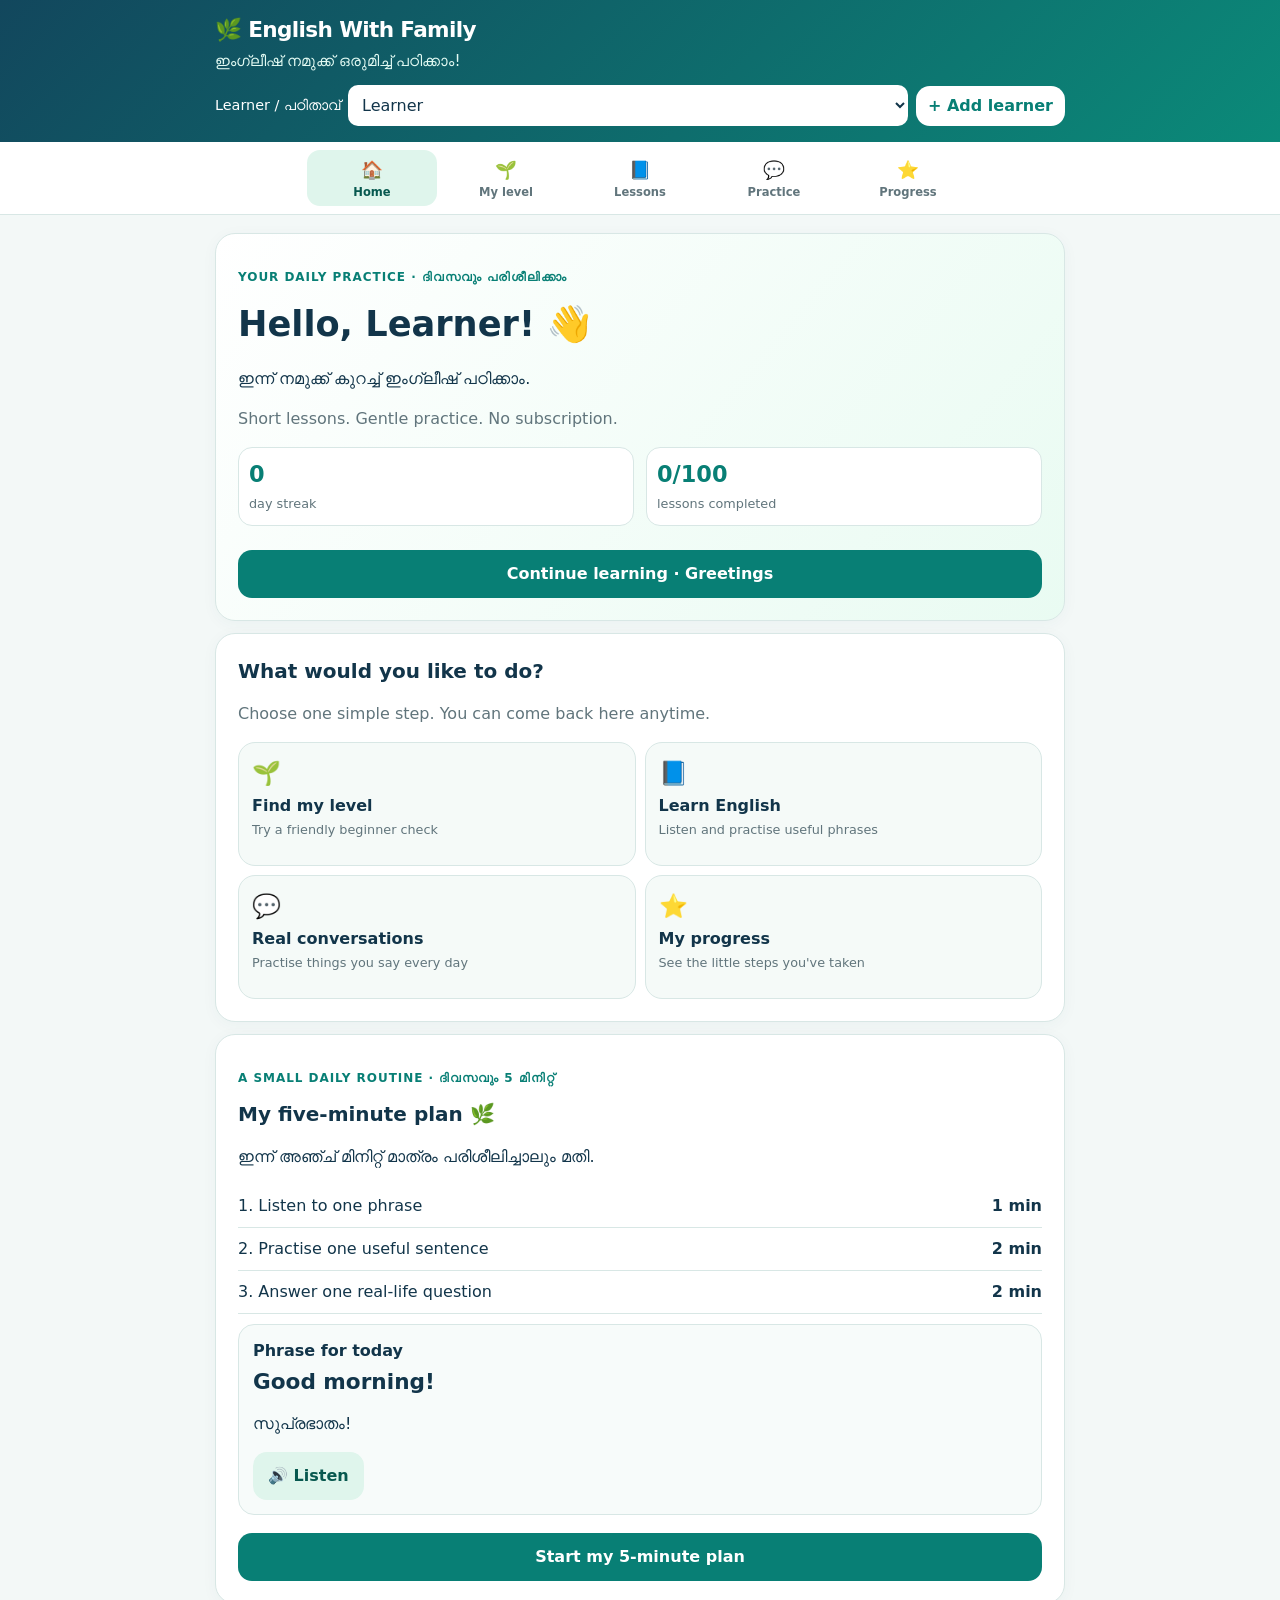
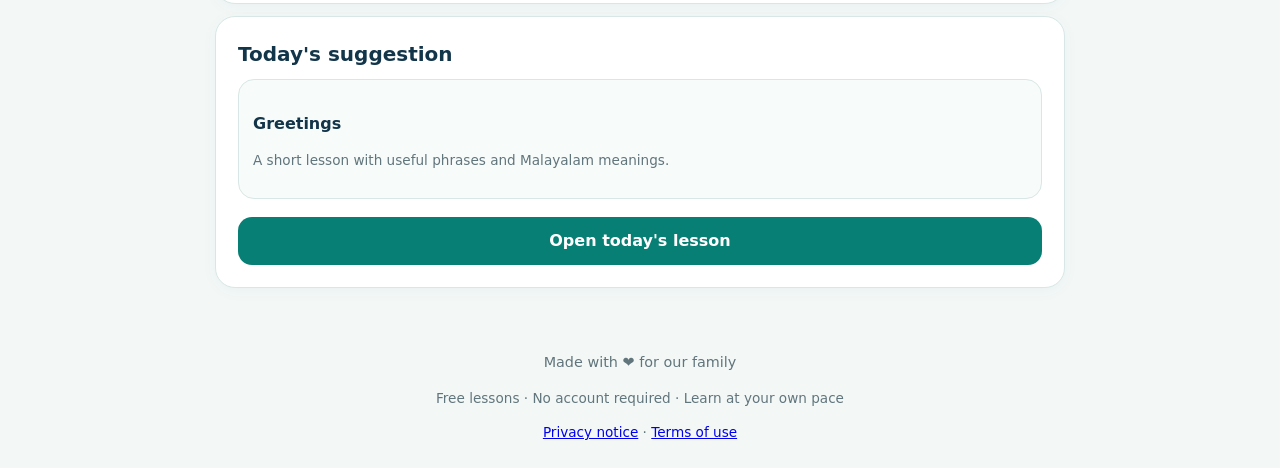
<file: index.html>
<!doctype html>
<html lang="en">
<head>
  <meta charset="utf-8">
  <meta name="viewport" content="width=device-width, initial-scale=1">
  <title>English With Family</title>
  <meta http-equiv="refresh" content="0; url=./english-with-family/">
</head>
<body>
  <p>Opening English With Family… <a href="./english-with-family/">Tap here if you are not redirected.</a></p>
</body>
</html>
</file>
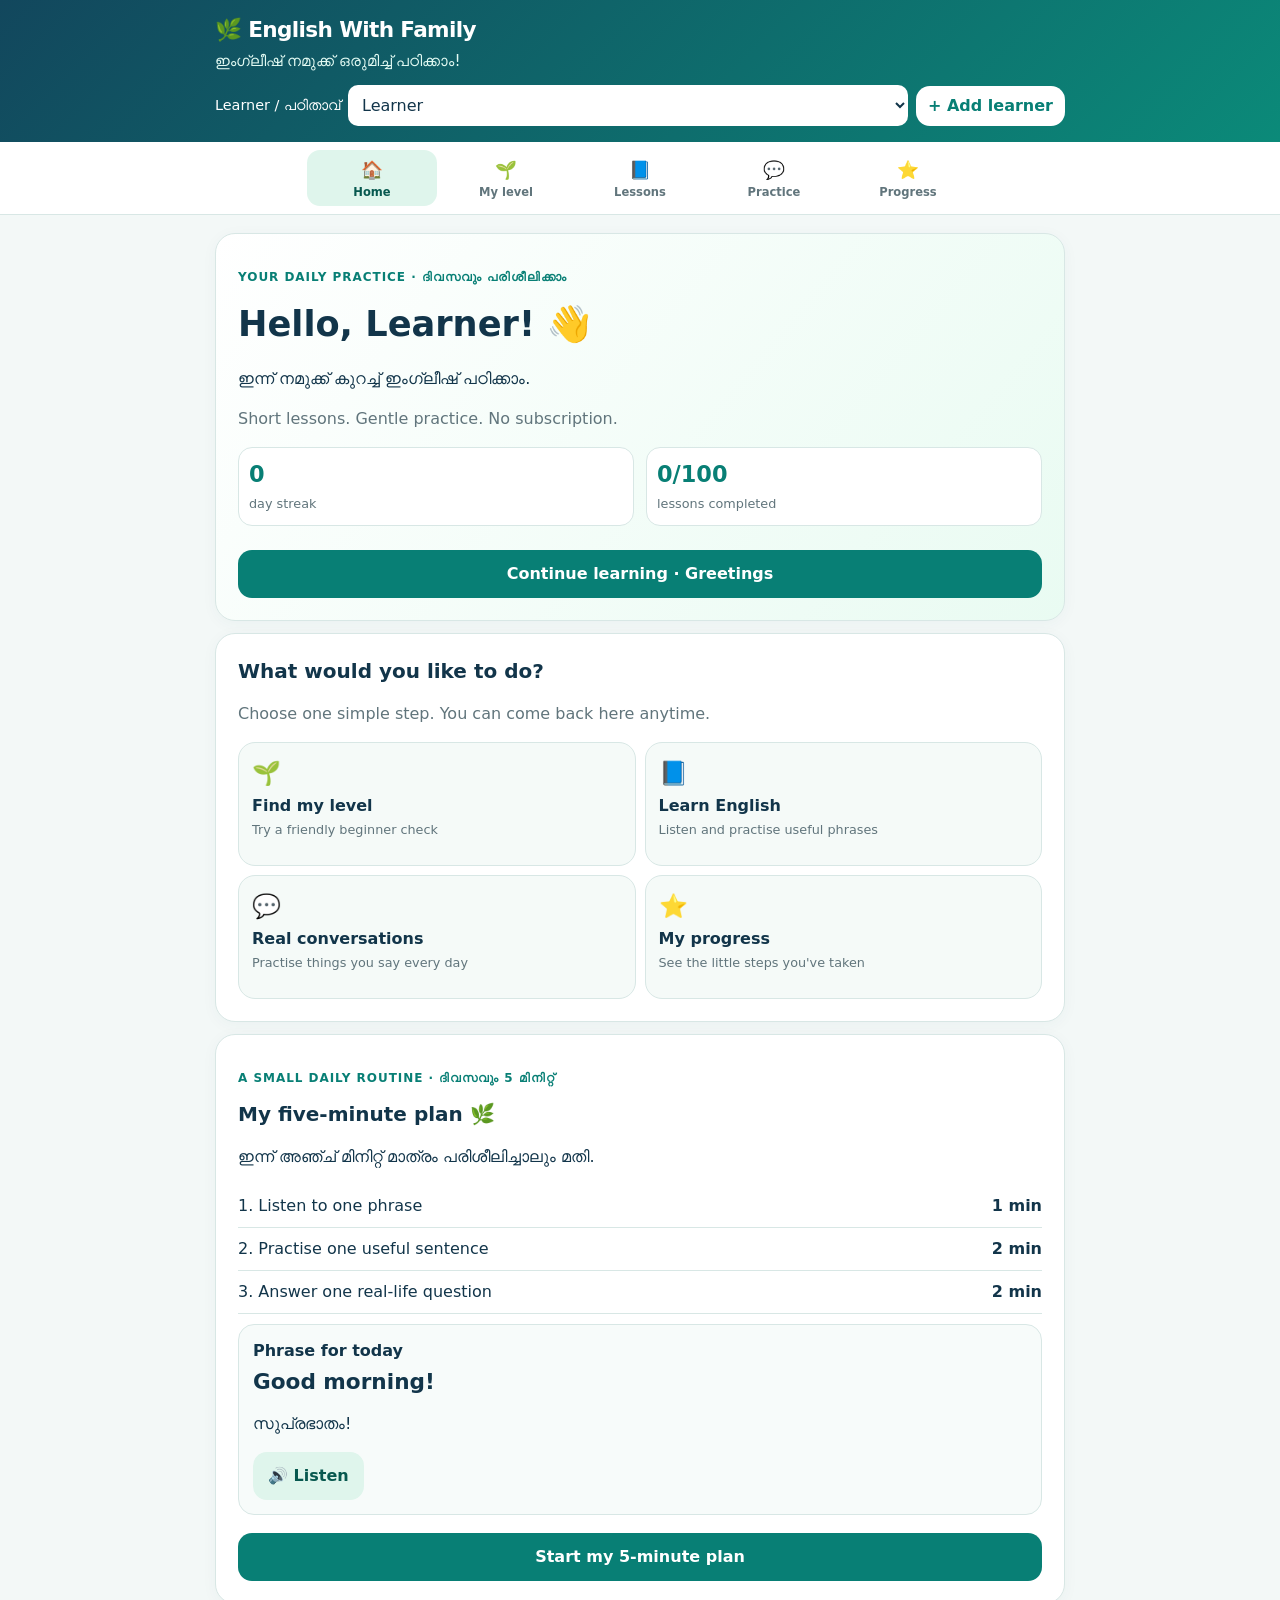
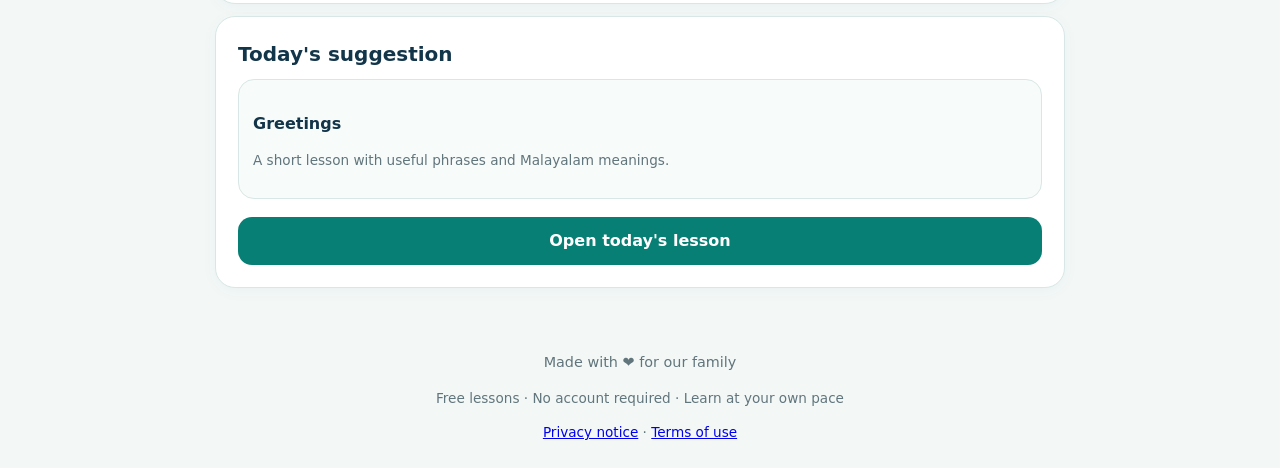
<file: english-with-family/index.html>
<!doctype html>
<html lang="en">
<head>
  <meta charset="utf-8">
  <meta name="viewport" content="width=device-width,initial-scale=1,viewport-fit=cover">
  <meta name="theme-color" content="#164e63">
  <meta name="description" content="Free beginner English lessons with Malayalam explanations for the whole family.">
  <title>English With Family</title>
  <link rel="manifest" href="./manifest.json">
  <link rel="stylesheet" href="./style.css">
</head>
<body>
<header class="top">
  <div class="brand">🌿 English With Family</div>
  <p lang="ml">ഇംഗ്ലീഷ് നമുക്ക് ഒരുമിച്ച് പഠിക്കാം!</p>
  <div class="header-row">
    <label class="profile-label" for="profileSelect">Learner / പഠിതാവ്</label>
    <select id="profileSelect" aria-label="Choose learner"></select>
    <button id="addProfileBtn" class="small-btn light">+ Add learner</button>
  </div>
</header>
<nav class="page-nav" aria-label="Main navigation">
  <button class="nav-item active" data-page="homePage">🏠<span>Home</span></button>
  <button class="nav-item" data-page="levelPage">🌱<span>My level</span></button>
  <button class="nav-item" data-page="lessonPage">📘<span>Lessons</span></button>
  <button class="nav-item" data-page="practicePage">💬<span>Practice</span></button>
  <button class="nav-item" data-page="progressPage">⭐<span>Progress</span></button>
</nav>
<main>
  <section class="page active" id="homePage" aria-labelledby="welcomeTitle">
    <section class="panel welcome">
      <p class="eyebrow">YOUR DAILY PRACTICE · ദിവസവും പരിശീലിക്കാം</p>
      <h1 id="welcomeTitle">നമസ്കാരം! 👋</h1>
      <p lang="ml">ഇന്ന് നമുക്ക് കുറച്ച് ഇംഗ്ലീഷ് പഠിക്കാം.</p>
      <p class="muted">Short lessons. Gentle practice. No subscription.</p>
      <div class="welcome-row">
        <div><strong id="streakNumber">0</strong><span>day streak</span></div>
        <div><strong id="completedNumber">0/20</strong><span>lessons completed</span></div>
      </div>
      <button id="continueBtn" class="primary full">Start learning</button>
    </section>
    <section class="panel">
      <h2>What would you like to do?</h2>
      <p class="muted">Choose one simple step. You can come back here anytime.</p>
      <div class="home-actions">
        <button class="home-action" data-goto="levelPage"><span>🌱</span><strong>Find my level</strong><small>Try a friendly beginner check</small></button>
        <button class="home-action" data-goto="lessonPage"><span>📘</span><strong>Learn English</strong><small>Listen and practise useful phrases</small></button>
        <button class="home-action" data-goto="practicePage"><span>💬</span><strong>Real conversations</strong><small>Practise things you say every day</small></button>
        <button class="home-action" data-goto="progressPage"><span>⭐</span><strong>My progress</strong><small>See the little steps you've taken</small></button>
      </div>
    </section>
    <section class="panel daily-plan">
      <p class="eyebrow">A SMALL DAILY ROUTINE · ദിവസവും 5 മിനിറ്റ്</p><h2>My five-minute plan 🌿</h2>
      <p lang="ml">ഇന്ന് അഞ്ച് മിനിറ്റ് മാത്രം പരിശീലിച്ചാലും മതി.</p><div id="dailyPlan"></div>
      <button id="dailyPlanBtn" class="primary full">Start my 5-minute plan</button>
    </section>
    <section class="panel"><h2>Today's suggestion</h2><div id="todayLesson"></div><button id="lessonBtn" class="primary full">Open today's lesson</button></section>
  </section>

  <section class="page" id="levelPage" aria-labelledby="levelHeading">
    <section class="panel">
      <p class="eyebrow">STEP 1 · START WHERE YOU ARE</p>
      <h1 id="levelHeading">Find my level 🌱</h1>
      <p lang="ml">തുടങ്ങാൻ നിങ്ങൾക്ക് എത്രത്തോളം ഇംഗ്ലീഷ് അറിയാമെന്ന് നോക്കാം.</p>
      <p class="muted">Answer a few friendly questions. This is practice, not an exam. You can skip it and start learning anytime.</p>
      <button id="levelCheckBtn" class="primary full">Start level check</button>
      <div id="levelCheckArea"></div>
    </section>
  </section>

  <section class="page" id="lessonPage" aria-labelledby="lessonHeading">
    <section class="panel">
      <p class="eyebrow">STEP 2 · LISTEN, READ, SAY</p>
      <h1 id="lessonHeading">English lessons 📘</h1>
      <p lang="ml">കേൾക്കൂ, അർത്ഥം മനസ്സിലാക്കൂ, പിന്നെ പറയാൻ ശ്രമിക്കൂ.</p>
      <p class="muted">Choose a lesson. Listen to each sentence and read the Malayalam meaning.</p>
      <div id="lessonMenu" class="lesson-menu"></div>
      <div id="lessonContent"></div>
      <div id="activityArea"></div>
    </section>
  </section>

  <section class="page" id="practicePage" aria-labelledby="practiceHeading">
    <section class="panel">
      <p class="eyebrow">STEP 3 · USE ENGLISH IN REAL LIFE</p>
      <h1 id="practiceHeading">Practice together 💬</h1>
      <p lang="ml">ദൈനംദിന ജീവിതത്തിൽ ഉപയോഗിക്കുന്ന ഇംഗ്ലീഷ് പരിശീലിക്കാം.</p>
      <div class="practice-menu">
        <button id="conversationBtn" class="practice-choice">💬<span><strong>Everyday conversations</strong><small>At home, shops and the clinic</small></span></button>
        <button id="pronunciationBtn" class="practice-choice">🎙️<span><strong>Speak and compare</strong><small>Practise saying a phrase aloud</small></span></button>
        <button id="revisionBtn" class="practice-choice">🔁<span><strong>Revise phrases</strong><small>Practise sentences again</small></span></button>
        <button id="quizBtn" class="practice-choice">🧩<span><strong>Quick quiz</strong><small>Check what you remember</small></span></button>
        <button id="voiceSettingsBtn" class="practice-choice">🔊<span><strong>Voice settings</strong><small>Test audio and choose speed</small></span></button>
      </div>
      <div id="practiceArea"></div>
    </section>
  </section>

  <section class="page" id="progressPage" aria-labelledby="progressHeading">
    <section class="panel">
      <p class="eyebrow">EVERY SMALL STEP COUNTS</p>
      <h1 id="progressHeading">My progress ⭐</h1>
      <p lang="ml">ചെറിയ മുന്നേറ്റങ്ങളും പ്രധാനമാണ്!</p>
      <div class="stats-grid">
        <div class="stat"><strong id="lessonsCount">0</strong><span>Lessons done</span></div>
        <div class="stat"><strong id="phrasesCount">0</strong><span>Phrases practised</span></div>
        <div class="stat"><strong id="weeklyCount">0/5</strong><span>Practice days this week</span></div>
      </div>
      <div class="streak-calendar" id="streakCalendar"></div>
      <h2>Achievements</h2>
      <p class="muted small">Badges are encouragement, not grades.</p>
      <div id="achievementList" class="achievement-grid"></div>
      <h2>Your weekly practice</h2>
      <div class="course-progress"><div id="weeklyBar"></div></div>
      <p id="weeklySummary" class="muted small"></p>
      <h2>What to practise next</h2><div id="progressInsights" class="lesson-card"></div>
      <h2>Course checklist</h2><div id="progressList"></div>
      <button id="resetProgress" class="danger full">Reset this learner's progress</button>
      <p class="muted small">Your progress stays on this device and in this browser. It does not automatically sync between phones.</p>
    </section>
  </section>
</main>
<footer>
  <p>Made with ❤️ for our family</p>
  <p class="muted small">Free lessons · No account required · Learn at your own pace</p>
  <p class="small"><a href="./privacy.html">Privacy notice</a> · <a href="./terms.html">Terms of use</a></p>
</footer>
<script src="./app.js"></script>
<script>if ("serviceWorker" in navigator && (location.protocol === "https:" || location.hostname === "localhost")) { window.addEventListener("load", () => navigator.serviceWorker.register("./sw.js").catch(() => {})); }</script>
</body>
</html>
</file>
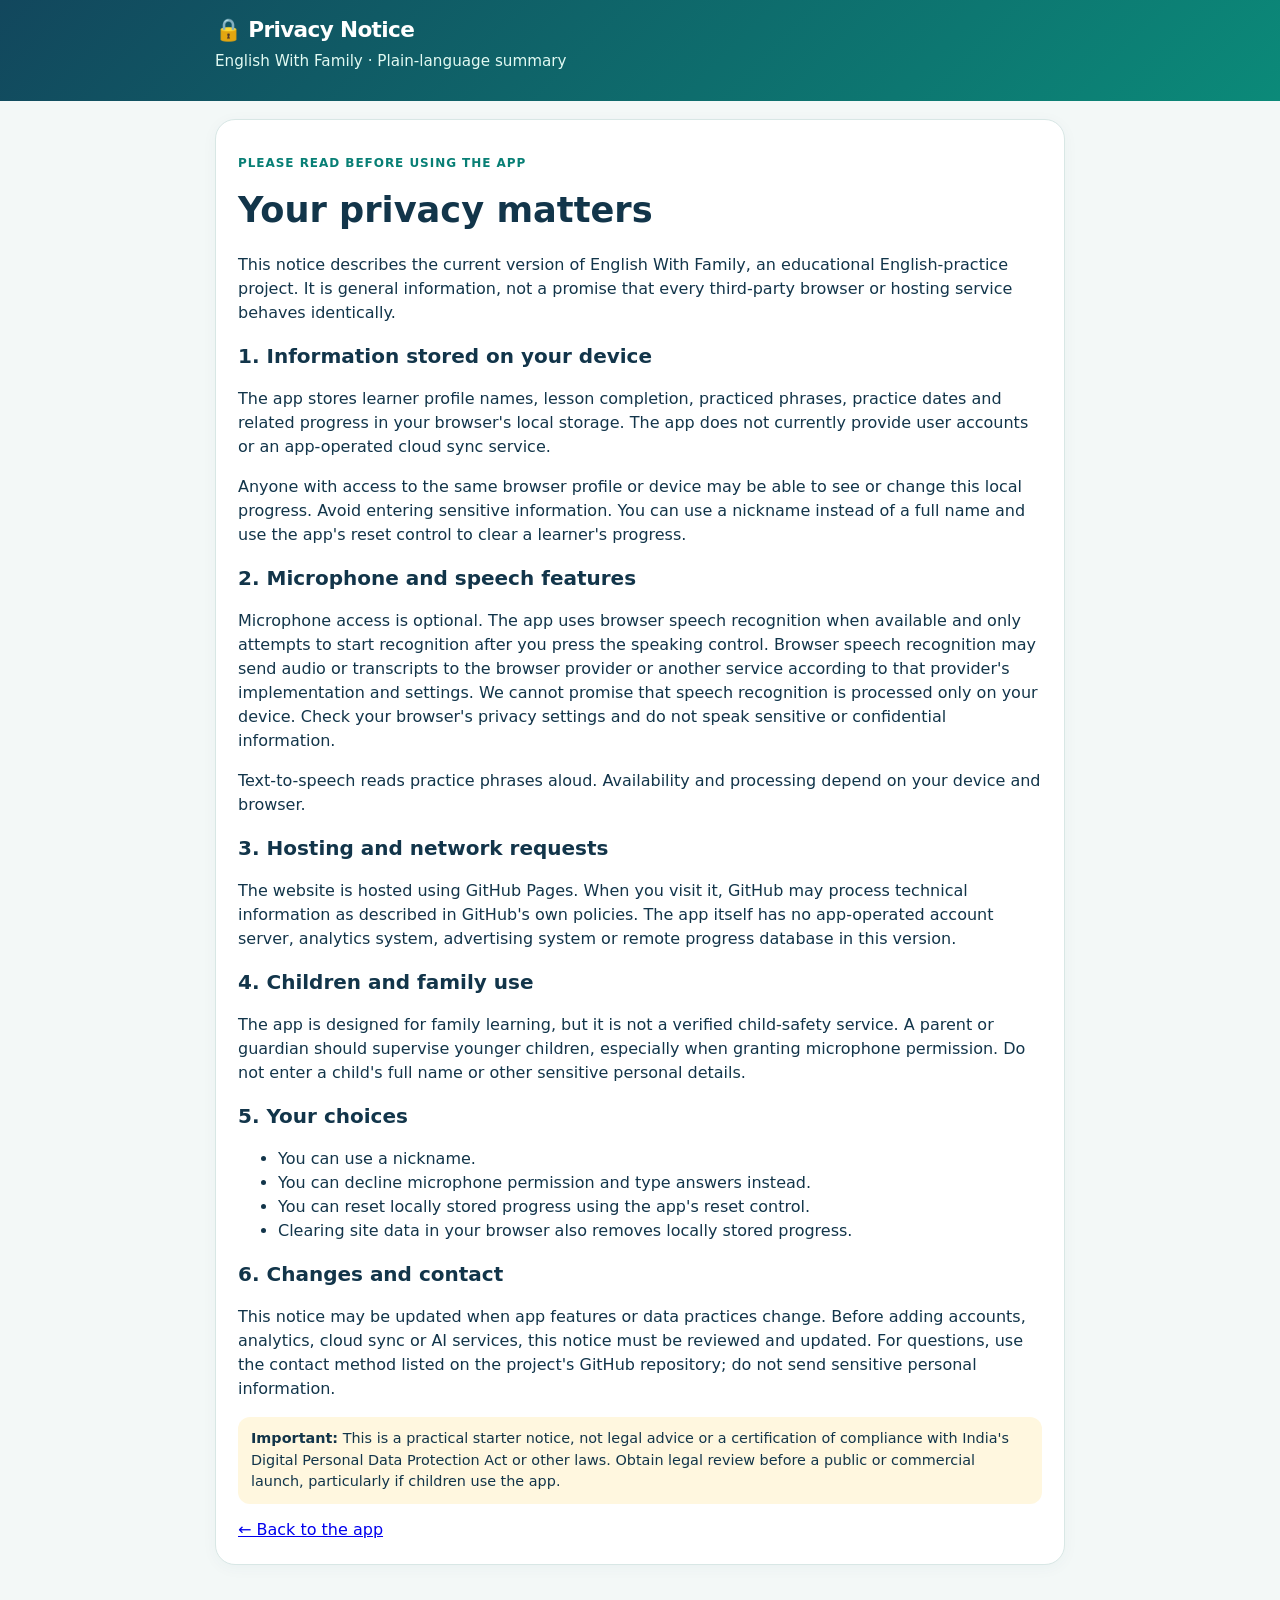
<file: english-with-family/privacy.html>
<!doctype html>
<html lang="en">
<head>
<meta charset="utf-8">
<meta name="viewport" content="width=device-width,initial-scale=1,viewport-fit=cover">
<meta name="theme-color" content="#164e63">
<title>Privacy Notice · English With Family</title>
<link rel="stylesheet" href="./style.css">
</head>
<body>
<header class="top"><div class="brand">🔒 Privacy Notice</div><p>English With Family · Plain-language summary</p></header>
<main>
<section class="panel">
<p class="eyebrow">PLEASE READ BEFORE USING THE APP</p>
<h1>Your privacy matters</h1>
<p>This notice describes the current version of English With Family, an educational English-practice project. It is general information, not a promise that every third-party browser or hosting service behaves identically.</p>
<h2>1. Information stored on your device</h2>
<p>The app stores learner profile names, lesson completion, practiced phrases, practice dates and related progress in your browser's local storage. The app does not currently provide user accounts or an app-operated cloud sync service.</p>
<p>Anyone with access to the same browser profile or device may be able to see or change this local progress. Avoid entering sensitive information. You can use a nickname instead of a full name and use the app's reset control to clear a learner's progress.</p>
<h2>2. Microphone and speech features</h2>
<p>Microphone access is optional. The app uses browser speech recognition when available and only attempts to start recognition after you press the speaking control. Browser speech recognition may send audio or transcripts to the browser provider or another service according to that provider's implementation and settings. We cannot promise that speech recognition is processed only on your device. Check your browser's privacy settings and do not speak sensitive or confidential information.</p>
<p>Text-to-speech reads practice phrases aloud. Availability and processing depend on your device and browser.</p>
<h2>3. Hosting and network requests</h2>
<p>The website is hosted using GitHub Pages. When you visit it, GitHub may process technical information as described in GitHub's own policies. The app itself has no app-operated account server, analytics system, advertising system or remote progress database in this version.</p>
<h2>4. Children and family use</h2>
<p>The app is designed for family learning, but it is not a verified child-safety service. A parent or guardian should supervise younger children, especially when granting microphone permission. Do not enter a child's full name or other sensitive personal details.</p>
<h2>5. Your choices</h2>
<ul>
<li>You can use a nickname.</li>
<li>You can decline microphone permission and type answers instead.</li>
<li>You can reset locally stored progress using the app's reset control.</li>
<li>Clearing site data in your browser also removes locally stored progress.</li>
</ul>
<h2>6. Changes and contact</h2>
<p>This notice may be updated when app features or data practices change. Before adding accounts, analytics, cloud sync or AI services, this notice must be reviewed and updated. For questions, use the contact method listed on the project's GitHub repository; do not send sensitive personal information.</p>
<p class="note"><strong>Important:</strong> This is a practical starter notice, not legal advice or a certification of compliance with India's Digital Personal Data Protection Act or other laws. Obtain legal review before a public or commercial launch, particularly if children use the app.</p>
<a href="./index.html">← Back to the app</a>
</section>
</main>
</body>
</html>
</file>
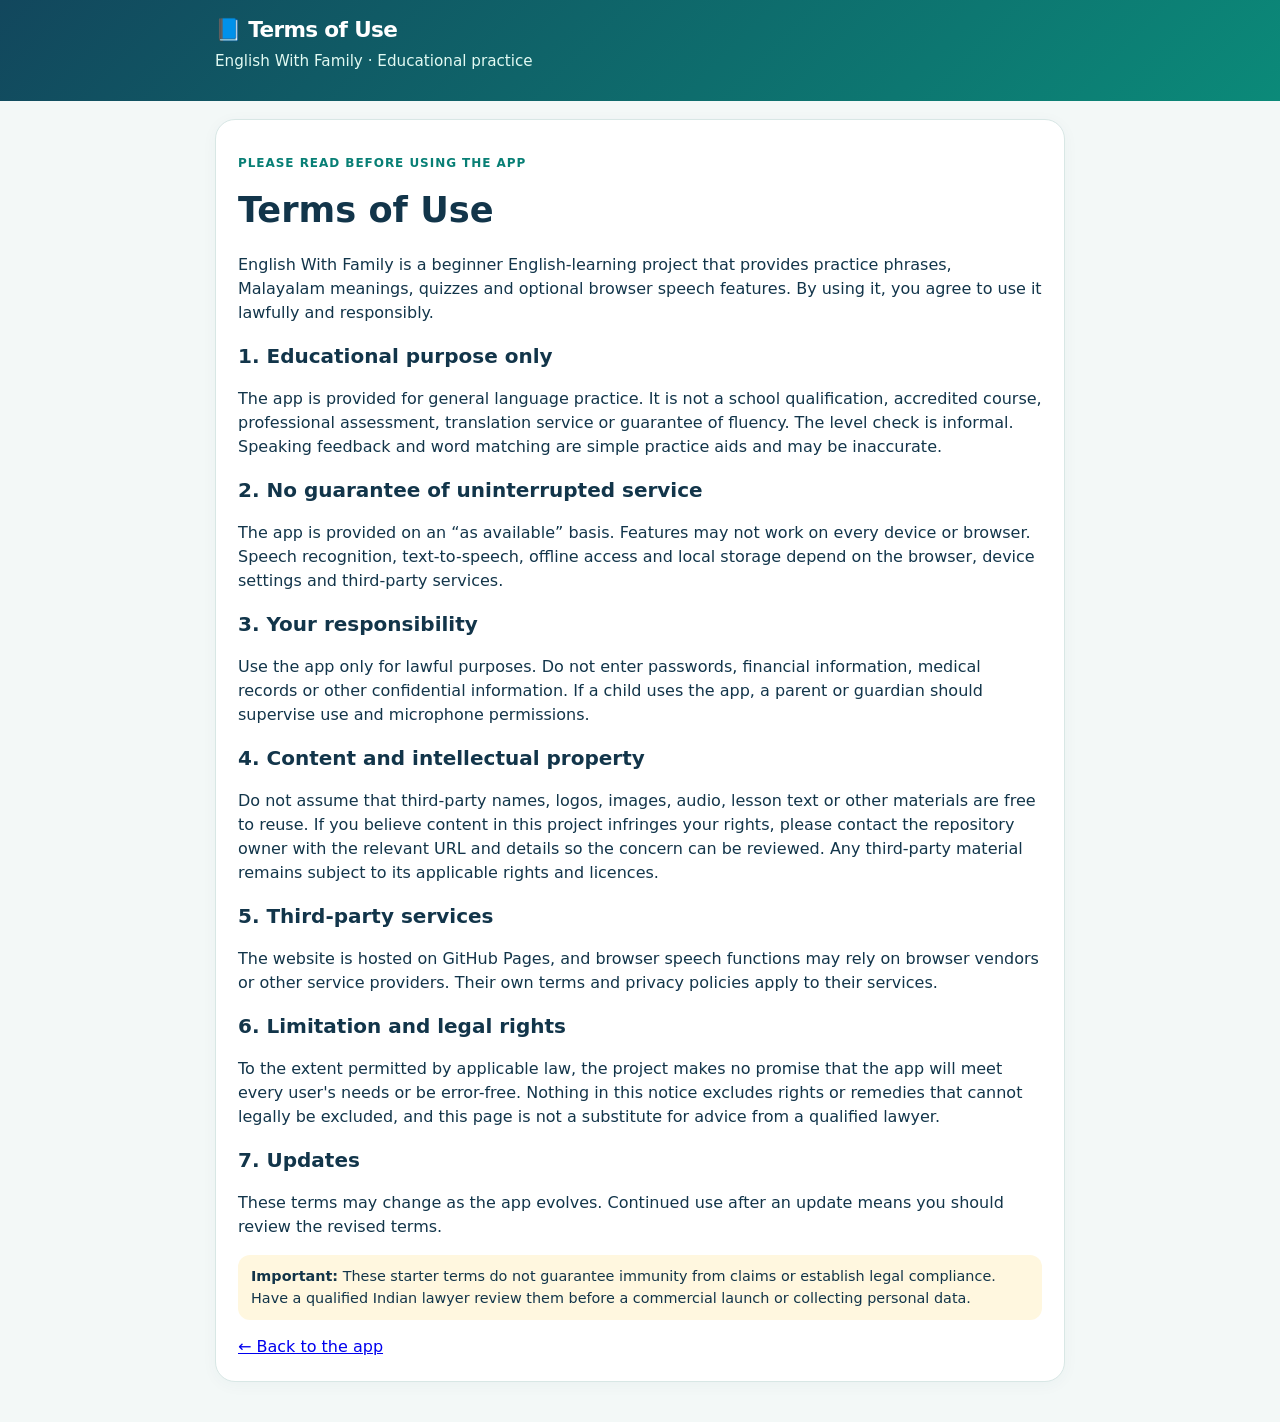
<file: english-with-family/terms.html>
<!doctype html>
<html lang="en">
<head>
<meta charset="utf-8">
<meta name="viewport" content="width=device-width,initial-scale=1,viewport-fit=cover">
<meta name="theme-color" content="#164e63">
<title>Terms of Use · English With Family</title>
<link rel="stylesheet" href="./style.css">
</head>
<body>
<header class="top"><div class="brand">📘 Terms of Use</div><p>English With Family · Educational practice</p></header>
<main>
<section class="panel">
<p class="eyebrow">PLEASE READ BEFORE USING THE APP</p>
<h1>Terms of Use</h1>
<p>English With Family is a beginner English-learning project that provides practice phrases, Malayalam meanings, quizzes and optional browser speech features. By using it, you agree to use it lawfully and responsibly.</p>
<h2>1. Educational purpose only</h2>
<p>The app is provided for general language practice. It is not a school qualification, accredited course, professional assessment, translation service or guarantee of fluency. The level check is informal. Speaking feedback and word matching are simple practice aids and may be inaccurate.</p>
<h2>2. No guarantee of uninterrupted service</h2>
<p>The app is provided on an “as available” basis. Features may not work on every device or browser. Speech recognition, text-to-speech, offline access and local storage depend on the browser, device settings and third-party services.</p>
<h2>3. Your responsibility</h2>
<p>Use the app only for lawful purposes. Do not enter passwords, financial information, medical records or other confidential information. If a child uses the app, a parent or guardian should supervise use and microphone permissions.</p>
<h2>4. Content and intellectual property</h2>
<p>Do not assume that third-party names, logos, images, audio, lesson text or other materials are free to reuse. If you believe content in this project infringes your rights, please contact the repository owner with the relevant URL and details so the concern can be reviewed. Any third-party material remains subject to its applicable rights and licences.</p>
<h2>5. Third-party services</h2>
<p>The website is hosted on GitHub Pages, and browser speech functions may rely on browser vendors or other service providers. Their own terms and privacy policies apply to their services.</p>
<h2>6. Limitation and legal rights</h2>
<p>To the extent permitted by applicable law, the project makes no promise that the app will meet every user's needs or be error-free. Nothing in this notice excludes rights or remedies that cannot legally be excluded, and this page is not a substitute for advice from a qualified lawyer.</p>
<h2>7. Updates</h2>
<p>These terms may change as the app evolves. Continued use after an update means you should review the revised terms.</p>
<p class="note"><strong>Important:</strong> These starter terms do not guarantee immunity from claims or establish legal compliance. Have a qualified Indian lawyer review them before a commercial launch or collecting personal data.</p>
<a href="./index.html">← Back to the app</a>
</section>
</main>
</body>
</html>
</file>
<file: english-with-family/style.css>
:root{--ink:#12354a;--teal:#087f75;--mint:#dff5ec;--paper:#f3f8f7;--line:#d8e7e5;--muted:#61757c;--white:#fff;--gold:#ffcf70}*{box-sizing:border-box}body{margin:0;background:var(--paper);color:var(--ink);font:16px/1.5 system-ui,-apple-system,"Segoe UI",sans-serif}button,select,input{font:inherit}button{cursor:pointer;border:0;border-radius:14px;padding:12px 15px;font-weight:700;min-height:44px}button:focus-visible,select:focus-visible{outline:3px solid #f2ab35;outline-offset:2px}.top{background:linear-gradient(135deg,#12475d,#0b8a79);color:#fff;padding:20px max(18px,calc((100vw - 850px)/2));padding-bottom:24px}.brand{font-size:clamp(1.3rem,4vw,1.9rem);font-weight:850;letter-spacing:-.03em}.top p{margin:4px 0 16px;color:#e2faf3}.header-row{display:flex;gap:8px;align-items:center;flex-wrap:wrap}.profile-label{font-size:.9rem}.header-row select{flex:1;min-width:130px;background:white;color:var(--ink);border:0;border-radius:10px;padding:10px}.small-btn{padding:8px 12px;min-height:38px}.light{background:#fff;color:var(--teal)}main{width:min(850px,100% - 24px);margin:18px auto 40px}.panel{background:white;border:1px solid var(--line);border-radius:22px;padding:18px;margin:14px 0;box-shadow:0 5px 20px #154b5b0a}.welcome{background:linear-gradient(130deg,#fff,#e9fbf2)}.eyebrow{font-size:.75rem;letter-spacing:.08em;font-weight:800;color:var(--teal)}h1{font-size:clamp(1.5rem,5vw,2.2rem);margin:.15em 0}h2{font-size:1.25rem;margin:0 0 8px}h3{font-size:1rem;margin:18px 0 8px}.muted{color:var(--muted)}.small{font-size:.85rem}.welcome-row{display:flex;gap:12px;margin:16px 0}.welcome-row>div{border-radius:16px;background:white;padding:10px 14px;min-width:105px;border:1px solid var(--line)}.welcome-row strong{display:block;font-size:1.5rem;color:var(--teal)}.welcome-row span{font-size:.8rem;color:var(--muted)}.primary{background:var(--teal);color:white}.secondary{background:var(--mint);color:#07584f}.danger{background:#fff0ed;color:#9b3026}.full{width:100%;margin-top:8px}.action-grid{display:grid;grid-template-columns:repeat(2,minmax(0,1fr));gap:10px}.tile{display:flex;align-items:center;gap:10px;text-align:left;background:#f2f8ff;color:var(--ink);border:1px solid #dce8f6}.tile span{font-size:.95rem}.stats-grid{display:grid;grid-template-columns:repeat(3,minmax(0,1fr));gap:8px}.stat{background:#f0faf6;border-radius:14px;padding:12px 8px;text-align:center}.stat strong{display:block;color:var(--teal);font-size:1.5rem}.stat span{font-size:.78rem;color:var(--muted)}.course-progress{background:#e5efed;border-radius:99px;height:12px;overflow:hidden}.course-progress>div{height:100%;width:0;background:linear-gradient(90deg,#0b8c71,#68c798);transition:width .25s}.achievement-grid{display:grid;grid-template-columns:repeat(2,minmax(0,1fr));gap:8px}.achievement{background:#fff9e8;border:1px solid #f1e2b5;padding:10px;border-radius:14px;font-size:.9rem}.achievement.locked{filter:grayscale(1);opacity:.65;background:#f7f7f7}.streak-calendar{display:grid;grid-template-columns:repeat(7,minmax(0,1fr));gap:5px;margin-top:16px}.streak-day{text-align:center;border-radius:9px;background:#edf2f1;padding:7px 2px;font-size:.75rem}.streak-day.done{background:#c9f1dc;color:#075c46;font-weight:800}.lesson-card,.question-card,.feedback,.dialog-card{background:#f7fbfa;border:1px solid var(--line);border-radius:16px;padding:14px;margin:10px 0}.english{font-size:1.5rem;font-weight:850;margin:4px 0}.malayalam{font-size:1.05rem}.row-buttons{display:flex;gap:8px;flex-wrap:wrap}.row-buttons button{flex:1}.option{display:flex;align-items:center;gap:10px;width:100%;text-align:left;margin:8px 0;background:#fff;border:1px solid var(--line);color:var(--ink)}.option.selected{background:#dbf5eb;border-color:var(--teal)}.progress-item{padding:9px 0;border-bottom:1px solid var(--line);display:flex;justify-content:space-between;gap:8px}.progress-item:last-child{border:0}footer{text-align:center;color:var(--muted);font-size:.9rem;padding:10px 18px 30px}#levelCheckArea:empty,#activityArea:empty,#todayLesson:empty{display:none}#activityArea{margin-top:12px}.note{background:#fff7df;padding:11px 13px;border-radius:12px;font-size:.9rem}button:disabled{opacity:.5;cursor:not-allowed}@media(min-width:700px){.action-grid{grid-template-columns:repeat(4,minmax(0,1fr))}.achievement-grid{grid-template-columns:repeat(4,minmax(0,1fr))}.panel{padding:22px}}

/* Multi-screen navigation for a calmer beginner experience */
.page{display:none}.page.active{display:block}
.page-nav{position:sticky;top:0;z-index:20;display:flex;justify-content:space-around;gap:4px;padding:8px max(8px,calc((100vw - 850px)/2));background:#ffffffed;border-bottom:1px solid var(--line);backdrop-filter:blur(10px)}
.nav-item{flex:1;display:flex;flex-direction:column;align-items:center;justify-content:center;gap:2px;padding:7px 3px;background:transparent;color:var(--muted);font-size:1.1rem;border-radius:12px;min-height:54px}
.nav-item span{font-size:.72rem}.nav-item.active{background:var(--mint);color:#07584f}
.home-actions{display:grid;grid-template-columns:repeat(2,minmax(0,1fr));gap:10px}
.home-action{display:flex;flex-direction:column;align-items:flex-start;text-align:left;gap:5px;background:#f5faf8;border:1px solid var(--line);color:var(--ink);min-height:130px}
.home-action>span{font-size:1.5rem}.home-action small,.practice-choice small{font-weight:400;color:var(--muted);line-height:1.35}
.practice-menu{display:grid;gap:9px;margin:14px 0}
.practice-choice{display:flex;align-items:center;text-align:left;gap:12px;background:#f5faf8;color:var(--ink);border:1px solid var(--line)}
.practice-choice>span{display:flex;flex-direction:column;gap:3px}
.lesson-menu{display:grid;grid-template-columns:repeat(2,minmax(0,1fr));gap:8px;margin:14px 0}
.lesson-pick{background:#eef8f4;border:1px solid var(--line);color:var(--ink);text-align:left}
.lesson-pick.selected{background:#c9f1dc;border-color:var(--teal)}
#lessonContent:empty,#practiceArea:empty{display:none}
@media(min-width:700px){.page-nav{justify-content:center}.nav-item{max-width:130px}.home-actions{grid-template-columns:repeat(4,minmax(0,1fr))}.practice-menu{grid-template-columns:repeat(2,minmax(0,1fr))}}
@media(max-width:380px){.nav-item span{font-size:.65rem}.home-actions{grid-template-columns:1fr}.home-action{min-height:0}.lesson-menu{grid-template-columns:1fr}}


/* Mobile-first app shell: thumb-friendly bottom navigation and safe-area spacing */
html{scroll-behavior:smooth;-webkit-text-size-adjust:100%;text-size-adjust:100%}
body{min-height:100dvh;padding-bottom:calc(82px + env(safe-area-inset-bottom));overscroll-behavior-y:contain}
.top{padding-top:calc(14px + env(safe-area-inset-top));padding-bottom:16px;border-radius:0 0 24px 24px}
.brand{font-size:1.35rem}
.top p{margin-bottom:12px;font-size:.95rem}
main{width:min(100% - 20px,850px);margin:12px auto 24px}
.panel{border-radius:20px;padding:16px;margin:12px 0;box-shadow:0 3px 16px #154b5b0a}
.page-nav{position:fixed;top:auto;bottom:0;left:0;right:0;z-index:50;display:grid;grid-template-columns:repeat(5,minmax(0,1fr));gap:2px;padding:6px 7px calc(6px + env(safe-area-inset-bottom));background:#ffffffef;border-top:1px solid var(--line);border-bottom:0;box-shadow:0 -6px 24px #12354a12;backdrop-filter:blur(16px)}
.nav-item{width:100%;min-width:0;min-height:56px;padding:6px 2px;border-radius:13px;font-size:1.25rem;gap:2px}
.nav-item span{font-size:.68rem;line-height:1.15;white-space:nowrap}
.page-nav .nav-item.active{background:#dff5ec;color:#07584f}
button,select,input,textarea{font-size:16px}
button{touch-action:manipulation}
button:focus-visible,select:focus-visible,input:focus-visible,textarea:focus-visible{outline:3px solid #f2ab35;outline-offset:2px}
input,select,textarea{max-width:100%}
textarea{width:100%;padding:12px;border:1px solid var(--line);border-radius:13px;line-height:1.5;resize:vertical}
.home-actions{grid-template-columns:repeat(2,minmax(0,1fr));gap:9px}
.home-action{min-height:124px;padding:13px;border-radius:17px}
.home-action>span{font-size:1.45rem}
.home-action strong{line-height:1.25}
.home-action small{font-size:.8rem}
.welcome-row>div{flex:1;min-width:0;padding:10px;border-radius:14px}
.welcome-row strong{font-size:1.4rem}
.stats-grid{gap:6px}
.stat{padding:11px 4px}
.stat strong{font-size:1.3rem}
.stat span{font-size:.72rem}
.lesson-menu{grid-template-columns:repeat(2,minmax(0,1fr))}
.lesson-pick{min-height:56px;padding:12px 10px;border-radius:14px}
.practice-menu{grid-template-columns:1fr;gap:8px}
.practice-choice{min-height:66px;padding:12px;border-radius:15px}
.option{min-height:52px;padding:12px;border-radius:13px}
.row-buttons{display:grid;grid-template-columns:1fr 1fr}
.row-buttons button{min-height:48px;padding:10px 8px}
.english{font-size:1.35rem;line-height:1.35;overflow-wrap:anywhere}
.dialog-card{padding:13px}
footer{padding-bottom:12px}
@media(min-width:700px){
 body{padding-bottom:0}
 .top{border-radius:0;padding-left:max(20px,calc((100vw - 850px)/2));padding-right:max(20px,calc((100vw - 850px)/2))}
 .page-nav{position:sticky;top:0;left:auto;right:auto;bottom:auto;display:flex;justify-content:center;gap:4px;padding:8px max(8px,calc((100vw - 850px)/2));border-top:0;border-bottom:1px solid var(--line);box-shadow:none}
 .nav-item{max-width:130px;min-height:54px;padding:7px 8px;font-size:1.1rem}
 .nav-item span{font-size:.72rem}
 main{width:min(850px,100% - 24px);margin:18px auto 40px}
 .panel{padding:22px}
 .practice-menu{grid-template-columns:repeat(2,minmax(0,1fr))}
}
@media(max-width:360px){
 .brand{font-size:1.2rem}
 .header-row{gap:6px}
 .profile-label{font-size:.82rem}
 .header-row select{min-width:100px}
 .nav-item span{font-size:.61rem}
 .home-action{padding:10px;min-height:116px}
 .row-buttons{grid-template-columns:1fr}
}
@media(prefers-reduced-motion:reduce){html{scroll-behavior:auto}*,*::before,*::after{transition:none!important;animation:none!important}}
</file>
